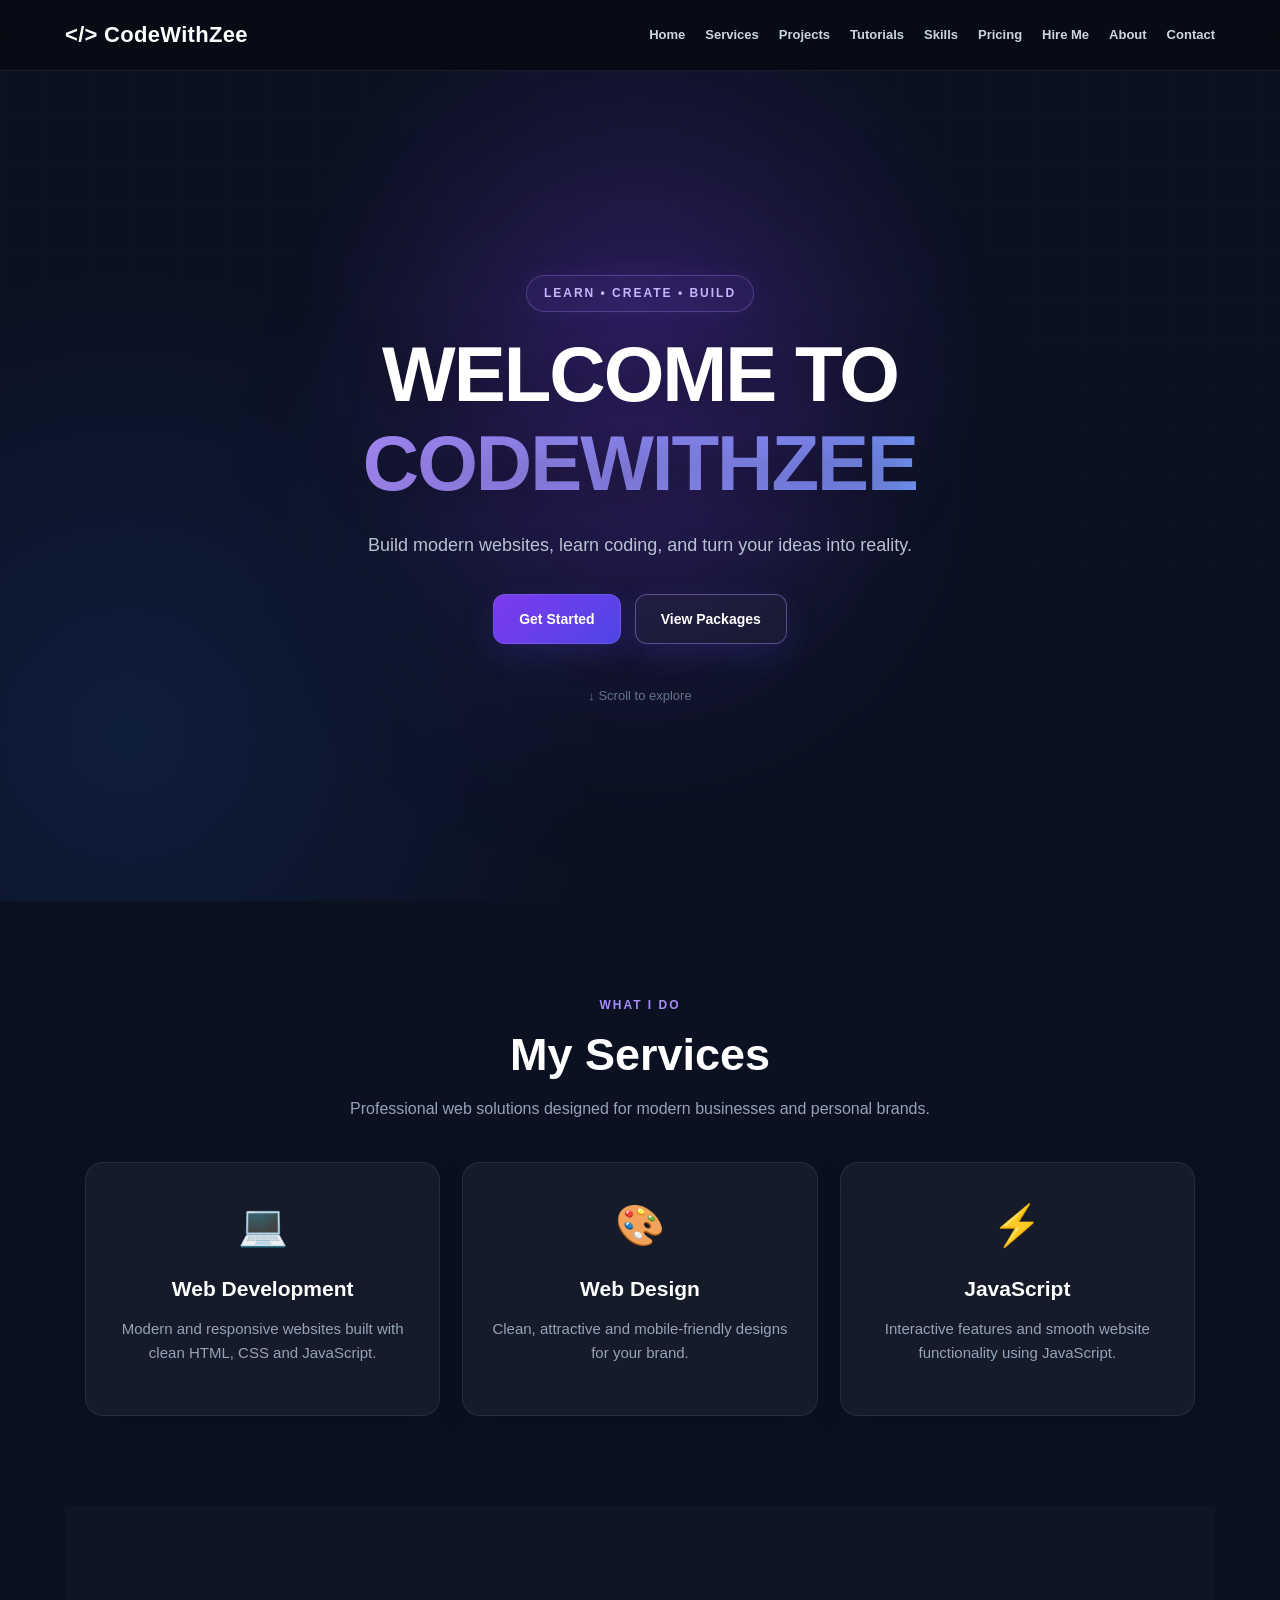
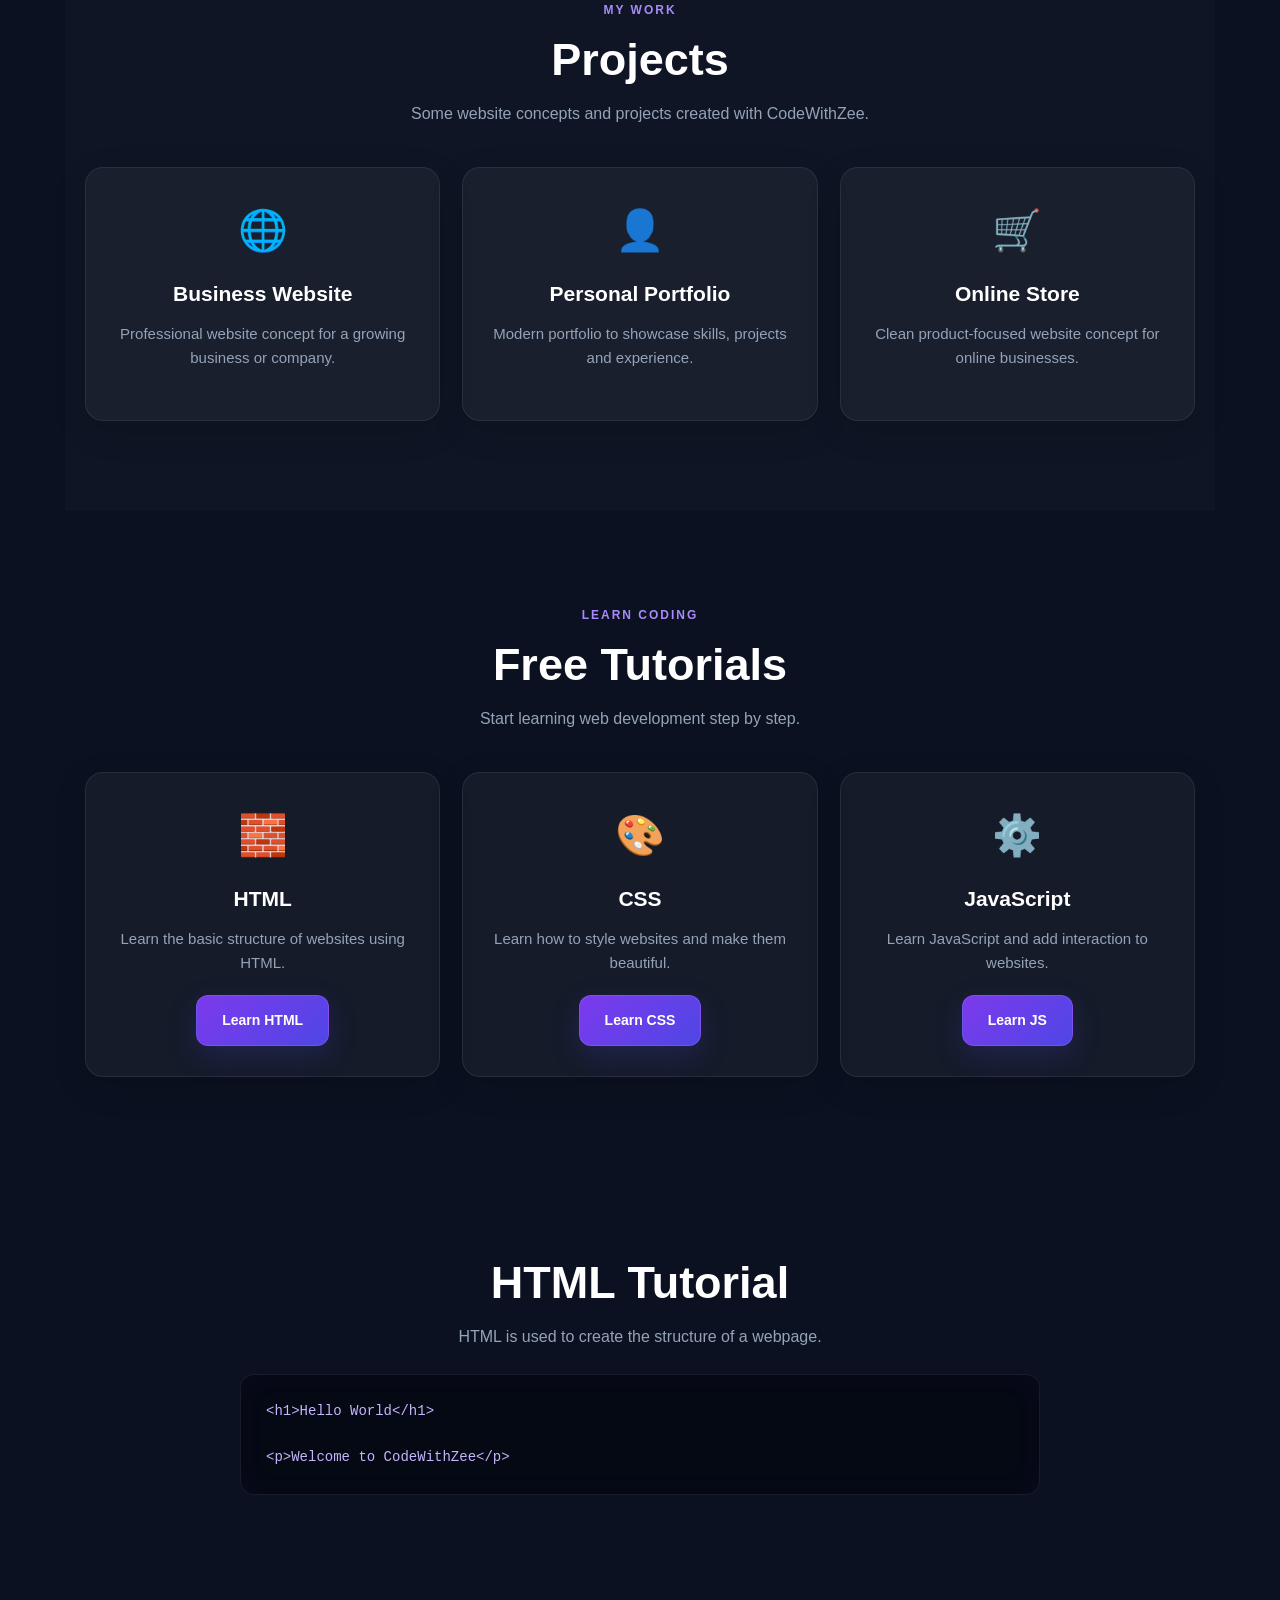
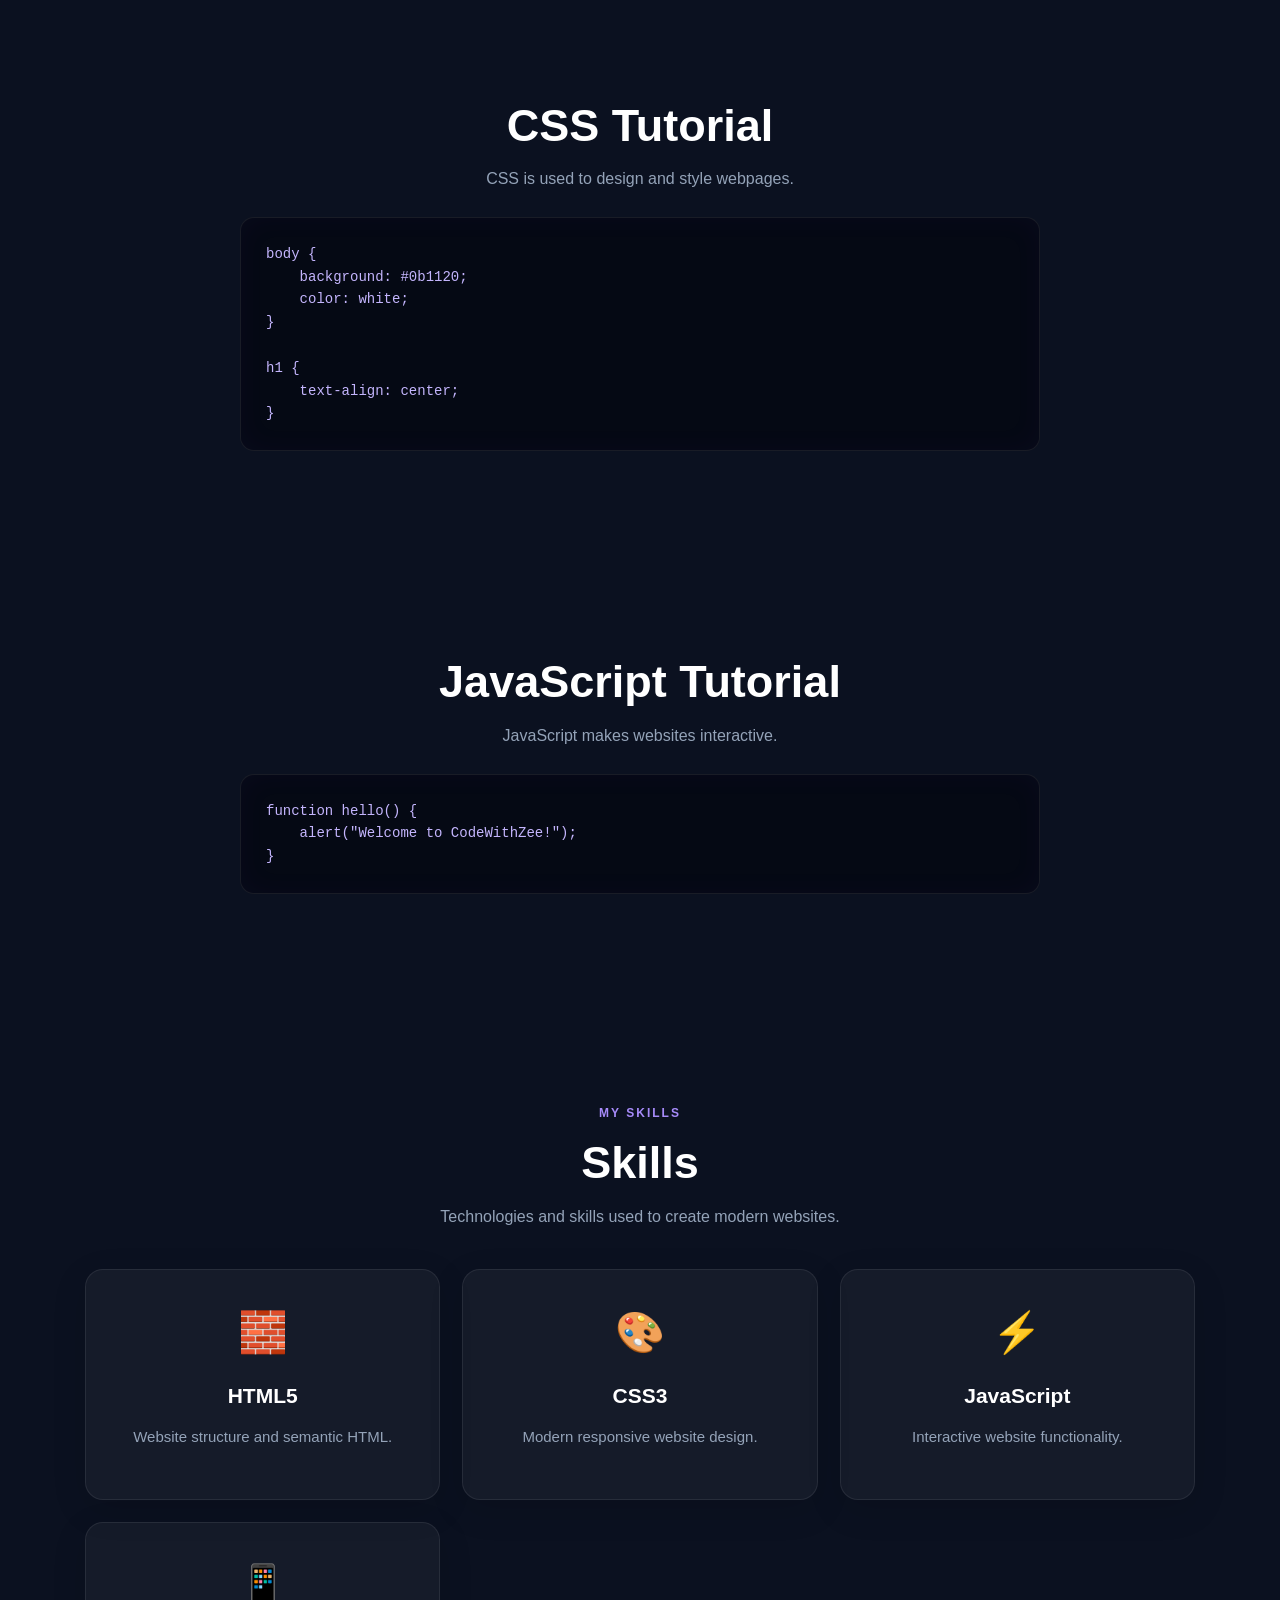
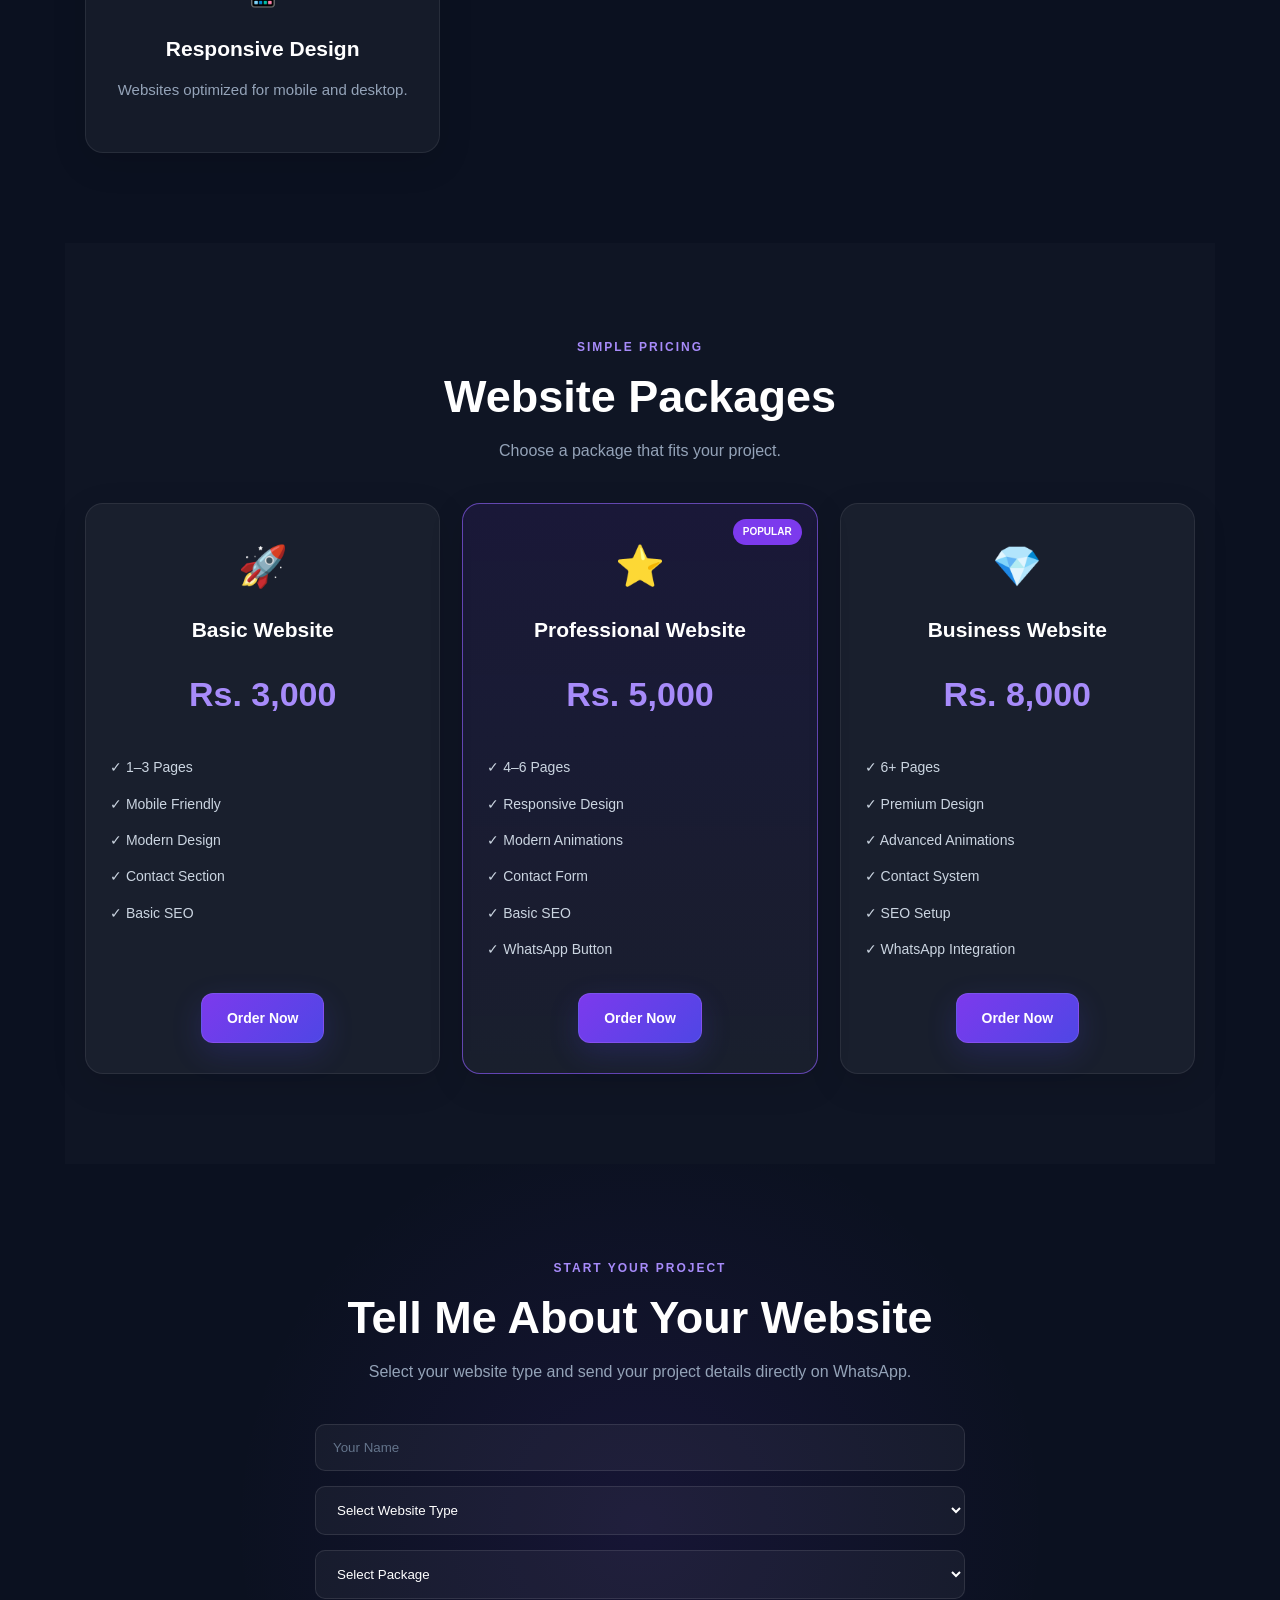
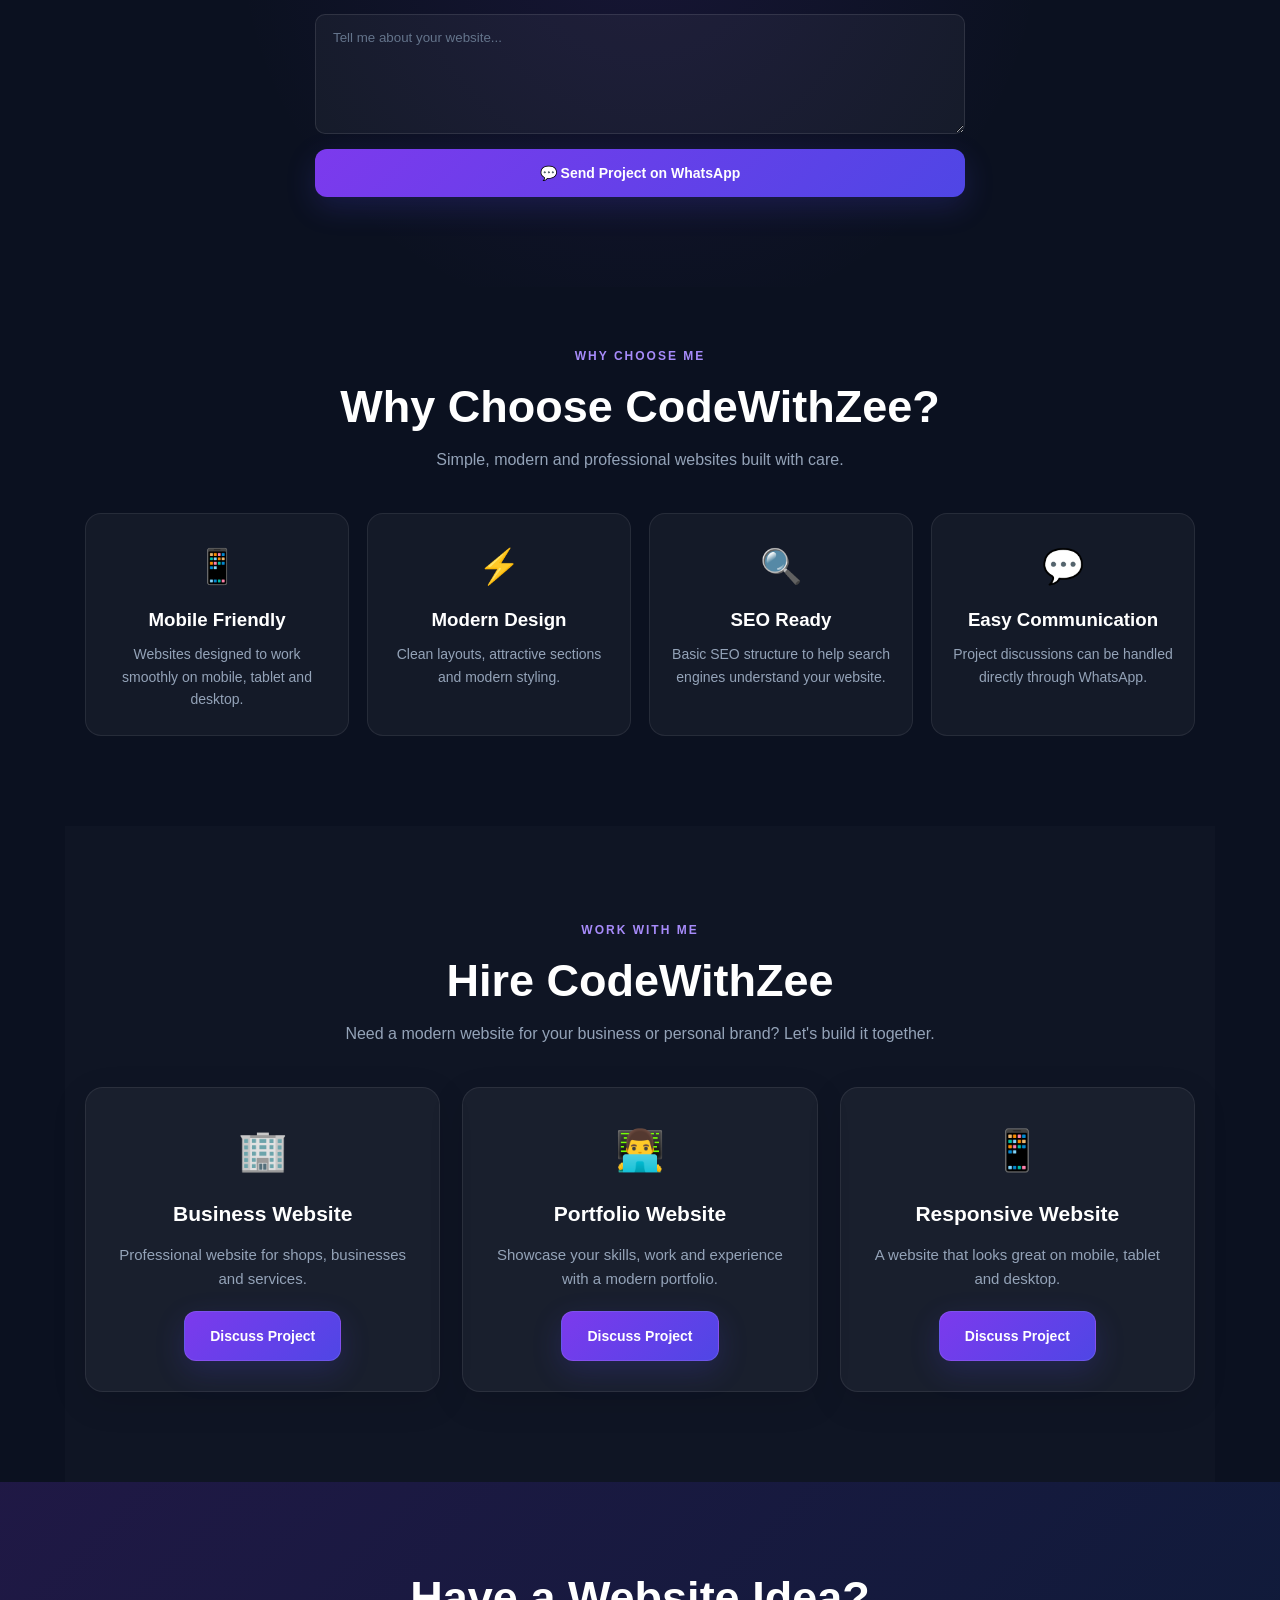
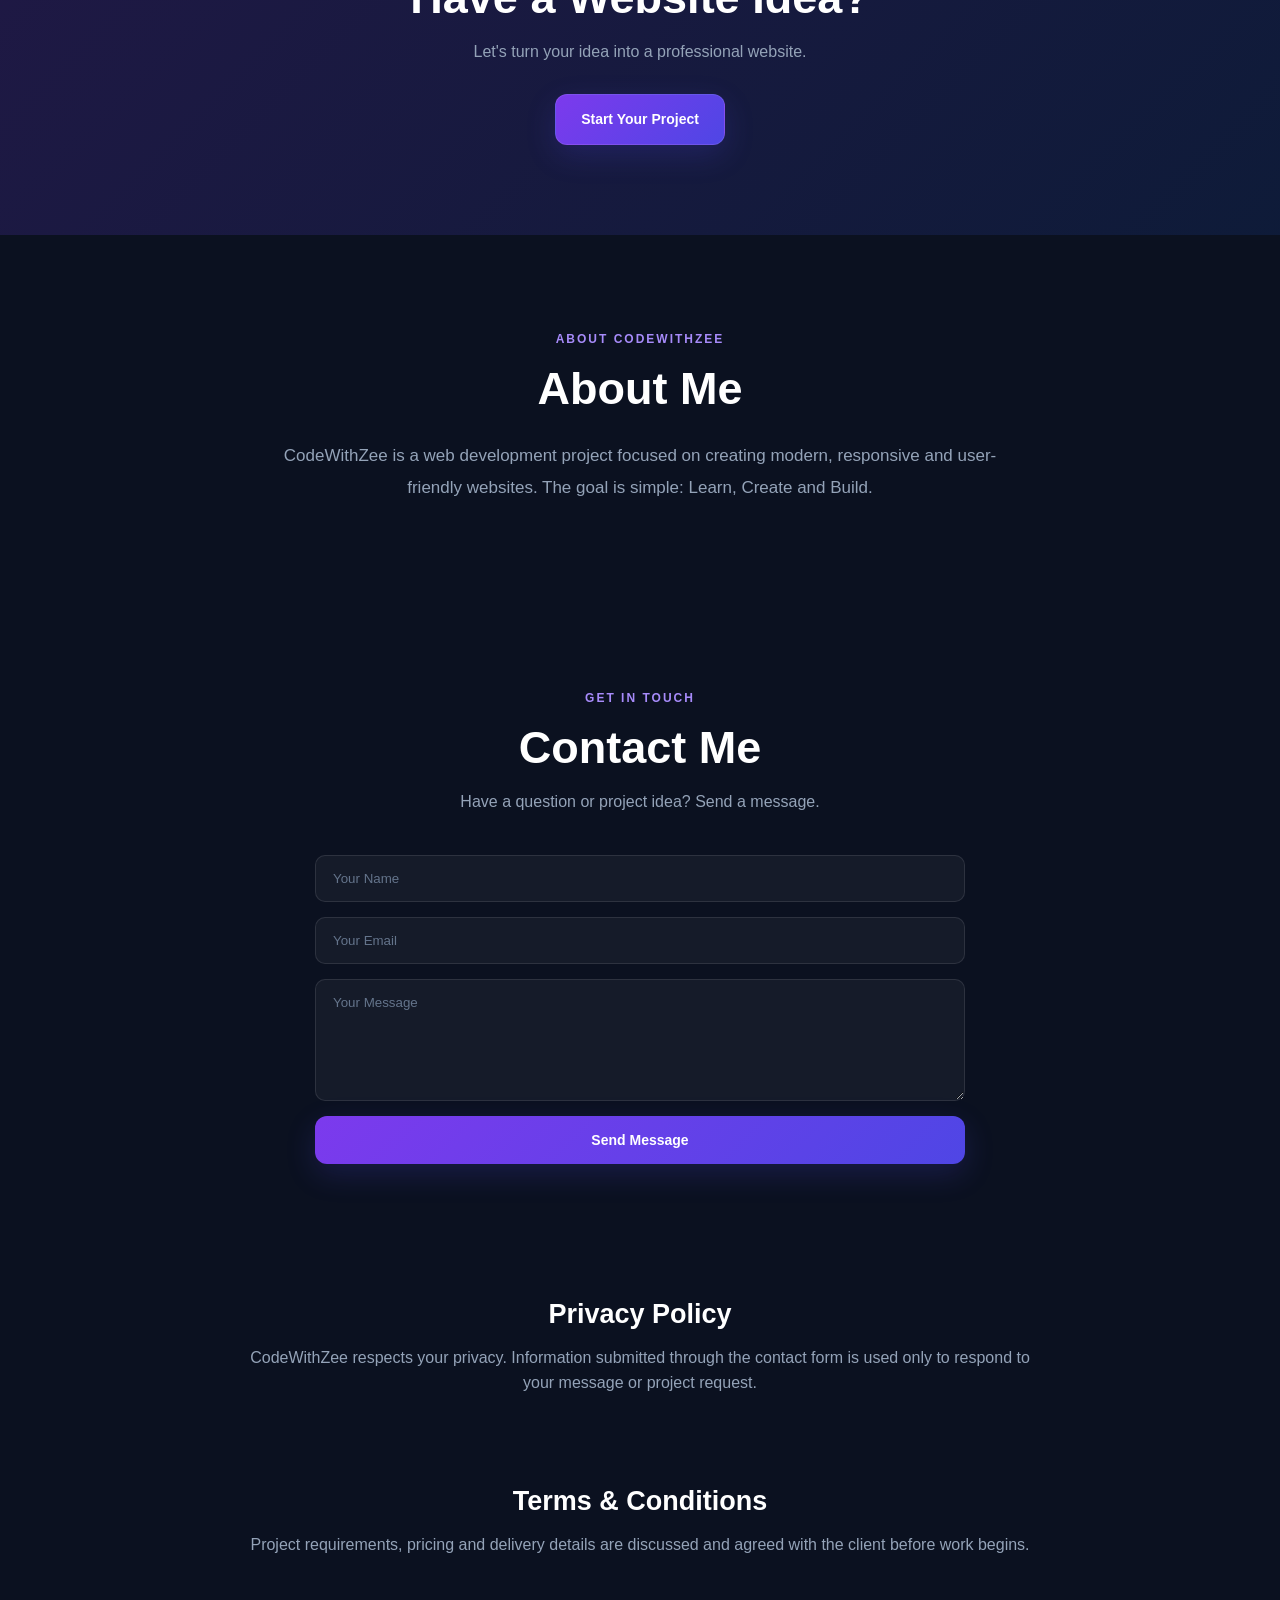
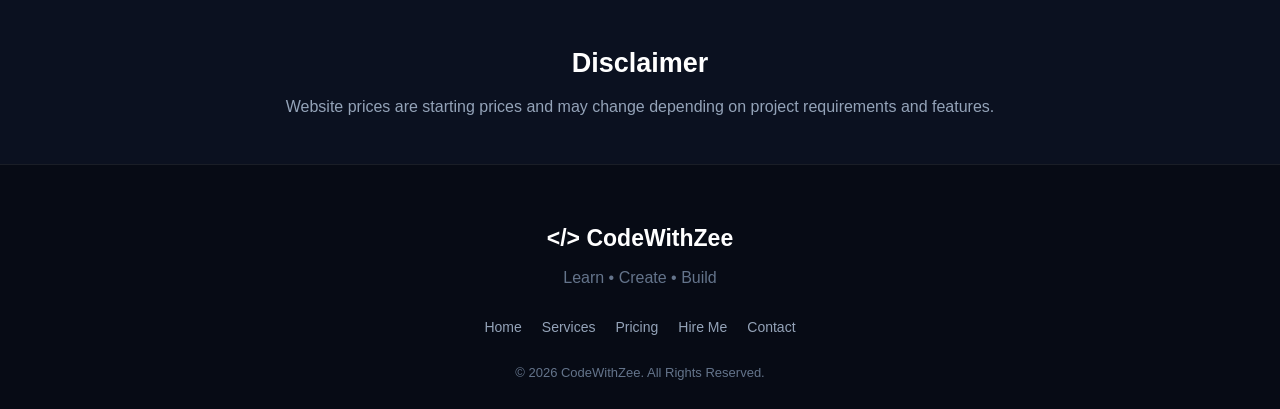
<file: index.html>
<!DOCTYPE html>
<html lang="en">

<head>
    <meta charset="UTF-8">
    <meta name="viewport" content="width=device-width, initial-scale=1.0">

    <meta name="google-site-verification"
        content="DafrLGyubxHYCzfOls7-y7Lkz924nJM7RMqvcfP1oYg">

    <title>CodeWithZee | Web Development & Website Design</title>

    <meta name="description"
        content="CodeWithZee creates modern, responsive and professional websites for businesses, portfolios and personal brands.">

    <meta name="keywords"
        content="CodeWithZee, web development, website design, responsive website, business website, portfolio website">

    <meta name="author" content="CodeWithZee">
    <meta name="robots" content="index, follow">

    <link rel="canonical"
        href="https://zubairahmad9477-art.github.io/Codex.Zee/">

    <meta property="og:title"
        content="CodeWithZee | Web Development & Website Design">

    <meta property="og:description"
        content="Modern and responsive websites for businesses, portfolios and personal brands.">

    <meta property="og:type" content="website">

    <meta property="og:url"
        content="https://zubairahmad9477-art.github.io/Codex.Zee/">

    <link rel="icon" type="image/svg+xml" href="favicon.svg">

    <link rel="stylesheet" href="style.css">
</head>


<body>

    <!-- =========================
         NAVBAR
    ========================== -->

    <header class="navbar">

        <div class="nav-container">

            <a href="#home" class="logo">
                &lt;/&gt; CodeWithZee
            </a>

            <button
                class="menu-toggle"
                id="menuToggle"
                aria-label="Open Menu">
                ☰
            </button>

            <nav class="nav-links" id="navLinks">

                <a href="#home">Home</a>

                <a href="#services">Services</a>

                <a href="#projects">Projects</a>

                <a href="#tutorials">Tutorials</a>

                <a href="#skills">Skills</a>

                <a href="#pricing">Pricing</a>

                <a href="#hire">Hire Me</a>

                <a href="#about">About</a>

                <a href="#contact">Contact</a>

            </nav>

        </div>

    </header>


    <!-- =========================
         HERO
    ========================== -->

    <section class="hero" id="home">

        <span class="hero-tag">
            Learn • Create • Build
        </span>

        <h1>
            WELCOME TO
            <span>CODEWITHZEE</span>
        </h1>

        <p class="hero-description">
            Build modern websites, learn coding,
            and turn your ideas into reality.
        </p>

        <div class="hero-buttons">

            <a href="#services" class="hero-btn">
                Get Started
            </a>

            <a href="#pricing"
                class="hero-btn secondary-btn">
                View Packages
            </a>

        </div>

        <div class="scroll-indicator">
            ↓ Scroll to explore
        </div>

    </section>


    <!-- =========================
         SERVICES
    ========================== -->

    <section class="section" id="services">

        <span class="contact-tag">
            WHAT I DO
        </span>

        <h2>
            My Services
        </h2>

        <p class="section-intro">
            Professional web solutions designed
            for modern businesses and personal brands.
        </p>

        <div class="cards">

            <div class="card">

                <div class="card-icon">
                    💻
                </div>

                <h3>
                    Web Development
                </h3>

                <p>
                    Modern and responsive websites
                    built with clean HTML, CSS
                    and JavaScript.
                </p>

            </div>


            <div class="card">

                <div class="card-icon">
                    🎨
                </div>

                <h3>
                    Web Design
                </h3>

                <p>
                    Clean, attractive and
                    mobile-friendly designs
                    for your brand.
                </p>

            </div>


            <div class="card">

                <div class="card-icon">
                    ⚡
                </div>

                <h3>
                    JavaScript
                </h3>

                <p>
                    Interactive features and
                    smooth website functionality
                    using JavaScript.
                </p>

            </div>

        </div>

    </section>


    <!-- =========================
         PROJECTS
    ========================== -->

    <section class="section projects-section"
        id="projects">

        <span class="contact-tag">
            MY WORK
        </span>

        <h2>
            Projects
        </h2>

        <p class="section-intro">
            Some website concepts and projects
            created with CodeWithZee.
        </p>

        <div class="cards">

            <div class="card project-card">

                <div class="project-icon">
                    🌐
                </div>

                <h3>
                    Business Website
                </h3>

                <p>
                    Professional website concept
                    for a growing business or company.
                </p>

            </div>


            <div class="card project-card">

                <div class="project-icon">
                    👤
                </div>

                <h3>
                    Personal Portfolio
                </h3>

                <p>
                    Modern portfolio to showcase
                    skills, projects and experience.
                </p>

            </div>


            <div class="card project-card">

                <div class="project-icon">
                    🛒
                </div>

                <h3>
                    Online Store
                </h3>

                <p>
                    Clean product-focused website
                    concept for online businesses.
                </p>

            </div>

        </div>

    </section>


    <!-- =========================
         TUTORIALS
    ========================== -->

    <section class="section"
        id="tutorials">

        <span class="contact-tag">
            LEARN CODING
        </span>

        <h2>
            Free Tutorials
        </h2>

        <p class="section-intro">
            Start learning web development
            step by step.
        </p>

        <div class="cards">

            <div class="card">

                <div class="card-icon">
                    🧱
                </div>

                <h3>
                    HTML
                </h3>

                <p>
                    Learn the basic structure
                    of websites using HTML.
                </p>

                <a href="#html-tutorial"
                    class="hero-btn">
                    Learn HTML
                </a>

            </div>


            <div class="card">

                <div class="card-icon">
                    🎨
                </div>

                <h3>
                    CSS
                </h3>

                <p>
                    Learn how to style websites
                    and make them beautiful.
                </p>

                <a href="#css-tutorial"
                    class="hero-btn">
                    Learn CSS
                </a>

            </div>


            <div class="card">

                <div class="card-icon">
                    ⚙️
                </div>

                <h3>
                    JavaScript
                </h3>

                <p>
                    Learn JavaScript and add
                    interaction to websites.
                </p>

                <a href="#js-tutorial"
                    class="hero-btn">
                    Learn JS
                </a>

            </div>

        </div>

    </section>


    <!-- =========================
         HTML TUTORIAL
    ========================== -->

    <section class="section tutorial-section"
        id="html-tutorial">

        <h2>
            HTML Tutorial
        </h2>

        <p>
            HTML is used to create the
            structure of a webpage.
        </p>

        <pre><code>&lt;h1&gt;Hello World&lt;/h1&gt;

&lt;p&gt;Welcome to CodeWithZee&lt;/p&gt;</code></pre>

    </section>


    <!-- =========================
         CSS TUTORIAL
    ========================== -->

    <section class="section tutorial-section"
        id="css-tutorial">

        <h2>
            CSS Tutorial
        </h2>

        <p>
            CSS is used to design and
            style webpages.
        </p>

        <pre><code>body {
    background: #0b1120;
    color: white;
}

h1 {
    text-align: center;
}</code></pre>

    </section>


    <!-- =========================
         JAVASCRIPT TUTORIAL
    ========================== -->

    <section class="section tutorial-section"
        id="js-tutorial">

        <h2>
            JavaScript Tutorial
        </h2>

        <p>
            JavaScript makes websites
            interactive.
        </p>

        <pre><code>function hello() {
    alert("Welcome to CodeWithZee!");
}</code></pre>

    </section>


    <!-- =========================
         SKILLS
    ========================== -->

    <section class="section"
        id="skills">

        <span class="contact-tag">
            MY SKILLS
        </span>

        <h2>
            Skills
        </h2>

        <p class="section-intro">
            Technologies and skills used
            to create modern websites.
        </p>

        <div class="cards">

            <div class="card">

                <div class="card-icon">
                    🧱
                </div>

                <h3>
                    HTML5
                </h3>

                <p>
                    Website structure and
                    semantic HTML.
                </p>

            </div>


            <div class="card">

                <div class="card-icon">
                    🎨
                </div>

                <h3>
                    CSS3
                </h3>

                <p>
                    Modern responsive
                    website design.
                </p>

            </div>


            <div class="card">

                <div class="card-icon">
                    ⚡
                </div>

                <h3>
                    JavaScript
                </h3>

                <p>
                    Interactive website
                    functionality.
                </p>

            </div>


            <div class="card">

                <div class="card-icon">
                    📱
                </div>

                <h3>
                    Responsive Design
                </h3>

                <p>
                    Websites optimized for
                    mobile and desktop.
                </p>

            </div>

        </div>

    </section>


    <!-- =========================
         PRICING
    ========================== -->

    <section class="section pricing-section"
        id="pricing">

        <span class="contact-tag">
            SIMPLE PRICING
        </span>

        <h2>
            Website Packages
        </h2>

        <p class="section-intro">
            Choose a package that fits
            your project.
        </p>

        <div class="cards">

            <!-- BASIC -->

            <div class="card pricing-card">

                <div class="card-icon">
                    🚀
                </div>

                <h3>
                    Basic Website
                </h3>

                <div class="price">
                    Rs. 3,000
                </div>

                <ul>

                    <li>
                        ✓ 1–3 Pages
                    </li>

                    <li>
                        ✓ Mobile Friendly
                    </li>

                    <li>
                        ✓ Modern Design
                    </li>

                    <li>
                        ✓ Contact Section
                    </li>

                    <li>
                        ✓ Basic SEO
                    </li>

                </ul>

                <a
                    class="hero-btn"
                    href="https://wa.me/923018339477?text=Hello%20CodeWithZee%2C%20I%20want%20the%20Basic%20Website%20package.">

                    Order Now

                </a>

            </div>


            <!-- PROFESSIONAL -->

            <div class="card pricing-card featured">

                <span class="popular">
                    POPULAR
                </span>

                <div class="card-icon">
                    ⭐
                </div>

                <h3>
                    Professional Website
                </h3>

                <div class="price">
                    Rs. 5,000
                </div>

                <ul>

                    <li>
                        ✓ 4–6 Pages
                    </li>

                    <li>
                        ✓ Responsive Design
                    </li>

                    <li>
                        ✓ Modern Animations
                    </li>

                    <li>
                        ✓ Contact Form
                    </li>

                    <li>
                        ✓ Basic SEO
                    </li>

                    <li>
                        ✓ WhatsApp Button
                    </li>

                </ul>

                <a
                    class="hero-btn"
                    href="https://wa.me/923018339477?text=Hello%20CodeWithZee%2C%20I%20want%20the%20Professional%20Website%20package.">

                    Order Now

                </a>

            </div>


            <!-- BUSINESS -->

            <div class="card pricing-card">

                <div class="card-icon">
                    💎
                </div>

                <h3>
                    Business Website
                </h3>

                <div class="price">
                    Rs. 8,000
                </div>

                <ul>

                    <li>
                        ✓ 6+ Pages
                    </li>

                    <li>
                        ✓ Premium Design
                    </li>

                    <li>
                        ✓ Advanced Animations
                    </li>

                    <li>
                        ✓ Contact System
                    </li>

                    <li>
                        ✓ SEO Setup
                    </li>

                    <li>
                        ✓ WhatsApp Integration
                    </li>

                </ul>

                <a
                    class="hero-btn"
                    href="https://wa.me/923018339477?text=Hello%20CodeWithZee%2C%20I%20want%20the%20Business%20Website%20package.">

                    Order Now

                </a>

            </div>

        </div>

    </section>


    <!-- =========================
         ORDER SYSTEM
    ========================== -->

    <section class="section order-section"
        id="order">

        <span class="contact-tag">
            START YOUR PROJECT
        </span>

        <h2>
            Tell Me About Your Website
        </h2>

        <p class="section-intro">
            Select your website type and
            send your project details directly
            on WhatsApp.
        </p>

        <form
            id="projectForm"
            class="project-form">

            <input
                type="text"
                id="clientName"
                placeholder="Your Name"
                required>


            <select
                id="websiteType"
                required>

                <option value="">
                    Select Website Type
                </option>

                <option value="Business Website">
                    Business Website
                </option>

                <option value="Portfolio Website">
                    Portfolio Website
                </option>

                <option value="Personal Website">
                    Personal Website
                </option>

                <option value="Online Store">
                    Online Store
                </option>

                <option value="Other Website">
                    Other Website
                </option>

            </select>


            <select
                id="budget"
                required>

                <option value="">
                    Select Package
                </option>

                <option value="Basic - Rs. 3,000">
                    Basic - Rs. 3,000
                </option>

                <option value="Professional - Rs. 5,000">
                    Professional - Rs. 5,000
                </option>

                <option value="Business - Rs. 8,000">
                    Business - Rs. 8,000
                </option>

            </select>


            <textarea
                id="projectDetails"
                rows="5"
                placeholder="Tell me about your website..."
                required></textarea>


            <button
                type="submit"
                class="hero-btn">

                💬 Send Project on WhatsApp

            </button>

        </form>

    </section>


    <!-- =========================
         WHY CHOOSE CODEWITHZEE
    ========================== -->

    <section class="section why-section"
        id="why">

        <span class="contact-tag">
            WHY CHOOSE ME
        </span>

        <h2>
            Why Choose CodeWithZee?
        </h2>

        <p class="section-intro">
            Simple, modern and professional
            websites built with care.
        </p>

        <div class="why-grid">

            <div class="why-card">

                <div class="why-icon">
                    📱
                </div>

                <h3>
                    Mobile Friendly
                </h3>

                <p>
                    Websites designed to work
                    smoothly on mobile, tablet
                    and desktop.
                </p>

            </div>


            <div class="why-card">

                <div class="why-icon">
                    ⚡
                </div>

                <h3>
                    Modern Design
                </h3>

                <p>
                    Clean layouts, attractive
                    sections and modern styling.
                </p>

            </div>


            <div class="why-card">

                <div class="why-icon">
                    🔍
                </div>

                <h3>
                    SEO Ready
                </h3>

                <p>
                    Basic SEO structure to help
                    search engines understand
                    your website.
                </p>

            </div>


            <div class="why-card">

                <div class="why-icon">
                    💬
                </div>

                <h3>
                    Easy Communication
                </h3>

                <p>
                    Project discussions can be
                    handled directly through
                    WhatsApp.
                </p>

            </div>

        </div>

    </section>


    <!-- =========================
         HIRE ME
    ========================== -->

    <section class="section hire-section"
        id="hire">

        <span class="contact-tag">
            WORK WITH ME
        </span>

        <h2>
            Hire CodeWithZee
        </h2>

        <p class="section-intro">
            Need a modern website for your
            business or personal brand?
            Let's build it together.
        </p>

        <div class="cards">

            <div class="card">

                <div class="card-icon">
                    🏢
                </div>

                <h3>
                    Business Website
                </h3>

                <p>
                    Professional website for
                    shops, businesses and services.
                </p>

                <a
                    class="hero-btn"
                    href="https://wa.me/923018339477?text=Hello%20CodeWithZee%2C%20I%20need%20a%20Business%20Website.">

                    Discuss Project

                </a>

            </div>


            <div class="card">

                <div class="card-icon">
                    👨‍💻
                </div>

                <h3>
                    Portfolio Website
                </h3>

                <p>
                    Showcase your skills, work
                    and experience with a modern
                    portfolio.
                </p>

                <a
                    class="hero-btn"
                    href="https://wa.me/923018339477?text=Hello%20CodeWithZee%2C%20I%20need%20a%20Portfolio%20Website.">

                    Discuss Project

                </a>

            </div>


            <div class="card">

                <div class="card-icon">
                    📱
                </div>

                <h3>
                    Responsive Website
                </h3>

                <p>
                    A website that looks great
                    on mobile, tablet and desktop.
                </p>

                <a
                    class="hero-btn"
                    href="https://wa.me/923018339477?text=Hello%20CodeWithZee%2C%20I%20need%20a%20Responsive%20Website.">

                    Discuss Project

                </a>

            </div>

        </div>

    </section>


    <!-- =========================
         CTA
    ========================== -->

    <section class="cta-section">

        <h2>
            Have a Website Idea?
        </h2>

        <p>
            Let's turn your idea into
            a professional website.
        </p>

        <a
            href="#order"
            class="hero-btn">

            Start Your Project

        </a>

    </section>


    <!-- =========================
         ABOUT
    ========================== -->

    <section class="section"
        id="about">

        <span class="contact-tag">
            ABOUT CODEWITHZEE
        </span>

        <h2>
            About Me
        </h2>

        <p class="about-text">
            CodeWithZee is a web development
            project focused on creating modern,
            responsive and user-friendly websites.

            The goal is simple:
            Learn, Create and Build.
        </p>

    </section>


    <!-- =========================
         CONTACT
    ========================== -->

    <section class="section contact-section"
        id="contact">

        <span class="contact-tag">
            GET IN TOUCH
        </span>

        <h2>
            Contact Me
        </h2>

        <p class="section-intro">
            Have a question or project idea?
            Send a message.
        </p>

        <form
            action="https://formspree.io/f/xoeqkjyp"
            method="POST"
            class="contact-form">

            <input
                type="text"
                name="name"
                placeholder="Your Name"
                required>


            <input
                type="email"
                name="email"
                placeholder="Your Email"
                required>


            <textarea
                name="message"
                rows="6"
                placeholder="Your Message"
                required></textarea>


            <button
                type="submit"
                class="hero-btn">

                Send Message

            </button>

        </form>

    </section>


    <!-- =========================
         PRIVACY POLICY
    ========================== -->

    <section class="section legal-section">

        <h2>
            Privacy Policy
        </h2>

        <p>
            CodeWithZee respects your privacy.
            Information submitted through the
            contact form is used only to respond
            to your message or project request.
        </p>

    </section>


    <!-- =========================
         TERMS
    ========================== -->

    <section class="section legal-section">

        <h2>
            Terms & Conditions
        </h2>

        <p>
            Project requirements, pricing and
            delivery details are discussed and
            agreed with the client before work begins.
        </p>

    </section>


    <!-- =========================
         DISCLAIMER
    ========================== -->

    <section class="section legal-section">

        <h2>
            Disclaimer
        </h2>

        <p>
            Website prices are starting prices
            and may change depending on project
            requirements and features.
        </p>

    </section>


    <!-- =========================
         FOOTER
    ========================== -->

    <footer class="footer">

        <div class="footer-content">

            <div class="footer-logo">
                &lt;/&gt; CodeWithZee
            </div>

            <p>
                Learn • Create • Build
            </p>

            <div class="footer-links">

                <a href="#home">
                    Home
                </a>

                <a href="#services">
                    Services
                </a>

                <a href="#pricing">
                    Pricing
                </a>

                <a href="#hire">
                    Hire Me
                </a>

                <a href="#contact">
                    Contact
                </a>

            </div>

            <p class="copyright">
                © 2026 CodeWithZee.
                All Rights Reserved.
            </p>

        </div>

    </footer>


    <!-- =========================
         TOP BUTTON
    ========================== -->

    <button
        id="topButton"
        class="top-button"
        aria-label="Back to top">

        ↑

    </button>


    <!-- =========================
         JAVASCRIPT
    ========================== -->

    <script>

        /* MOBILE MENU */

        const menuToggle =
            document.getElementById("menuToggle");

        const navLinks =
            document.getElementById("navLinks");


        menuToggle.addEventListener(
            "click",
            function () {

                navLinks.classList.toggle("active");

            }
        );


        /* CLOSE MENU AFTER CLICK */

        document
            .querySelectorAll(".nav-links a")
            .forEach(function (link) {

                link.addEventListener(
                    "click",
                    function () {

                        navLinks.classList.remove("active");

                    }
                );

            });


        /* BACK TO TOP */

        const topButton =
            document.getElementById("topButton");


        window.addEventListener(
            "scroll",
            function () {

                if (window.scrollY > 400) {

                    topButton.classList.add("show");

                } else {

                    topButton.classList.remove("show");

                }

            }
        );


        topButton.addEventListener(
            "click",
            function () {

                window.scrollTo({
                    top: 0,
                    behavior: "smooth"
                });

            }
        );


        /* PROJECT ORDER FORM */

        const projectForm =
            document.getElementById("projectForm");


        projectForm.addEventListener(
            "submit",
            function (event) {

                event.preventDefault();


                const name =
                    document.getElementById(
                        "clientName"
                    ).value;


                const website =
                    document.getElementById(
                        "websiteType"
                    ).value;


                const packageName =
                    document.getElementById(
                        "budget"
                    ).value;


                const details =
                    document.getElementById(
                        "projectDetails"
                    ).value;


                const message =
                    "Hello CodeWithZee!" +
                    "\n\n" +
                    "Name: " +
                    name +
                    "\n" +
                    "Website Type: " +
                    website +
                    "\n" +
                    "Package: " +
                    packageName +
                    "\n" +
                    "Project Details: " +
                    details;


                const whatsappURL =
                    "https://wa.me/923018339477?text=" +
                    encodeURIComponent(message);


                window.open(
                    whatsappURL,
                    "_blank"
                );

            }
        );

    </script>

</body>

</html>
</file>
<file: style.css>
/* =========================
   CODEWITHZEE - FINAL STYLE
   ========================= */

* {
    margin: 0;
    padding: 0;
    box-sizing: border-box;
}

html {
    scroll-behavior: smooth;
    scroll-padding-top: 75px;
}

body {
    font-family: Arial, Helvetica, sans-serif;
    background: #0b1120;
    color: #ffffff;
    line-height: 1.6;
    overflow-x: hidden;
}

a {
    text-decoration: none;
    color: inherit;
}

button,
input,
textarea,
select {
    font-family: inherit;
}

::selection {
    background: #7c3aed;
    color: #ffffff;
}


/* =========================
   NAVBAR
   ========================= */

.navbar {
    position: sticky;
    top: 0;
    z-index: 1000;
    background: rgba(7, 11, 21, 0.94);
    backdrop-filter: blur(18px);
    -webkit-backdrop-filter: blur(18px);
    border-bottom: 1px solid rgba(255,255,255,0.08);
}

.nav-container {
    max-width: 1200px;
    min-height: 70px;
    margin: auto;
    padding: 0 25px;

    display: flex;
    align-items: center;
    justify-content: space-between;
}

.logo {
    font-size: 22px;
    font-weight: 800;
    letter-spacing: 0.3px;
    color: #ffffff;
    white-space: nowrap;
}

.logo:hover {
    color: #a78bfa;
}

.nav-links {
    display: flex;
    align-items: center;
    gap: 20px;
}

.nav-links a {
    position: relative;
    color: #cbd5e1;
    font-size: 13px;
    font-weight: 600;
    padding: 8px 0;
    transition: 0.3s ease;
}

.nav-links a:hover {
    color: #a78bfa;
}

.nav-links a::after {
    content: "";
    position: absolute;
    left: 0;
    bottom: 0;
    width: 0;
    height: 2px;
    border-radius: 10px;
    background: #8b5cf6;
    transition: 0.3s ease;
}

.nav-links a:hover::after {
    width: 100%;
}

.menu-toggle {
    display: none;
    border: 0;
    background: transparent;
    color: #ffffff;
    font-size: 28px;
    cursor: pointer;
}


/* =========================
   HERO
   ========================= */

.hero {
    min-height: calc(100vh - 70px);
    padding: 80px 20px 70px;

    position: relative;
    overflow: hidden;
    isolation: isolate;

    display: flex;
    flex-direction: column;
    align-items: center;
    justify-content: center;

    text-align: center;

    background:
        radial-gradient(
            circle at 50% 30%,
            rgba(124,58,237,0.22),
            transparent 40%
        ),
        radial-gradient(
            circle at 10% 80%,
            rgba(37,99,235,0.14),
            transparent 35%
        ),
        #0b1120;
}

.hero::before {
    content: "";
    position: absolute;

    width: 430px;
    height: 430px;

    left: 50%;
    top: 48%;

    transform: translate(-50%, -50%);

    border-radius: 50%;

    background: rgba(124,58,237,0.14);

    filter: blur(100px);

    z-index: -1;
}

.hero::after {
    content: "";
    position: absolute;
    inset: 0;

    opacity: 0.08;

    background-image:
        linear-gradient(
            rgba(255,255,255,0.08) 1px,
            transparent 1px
        ),
        linear-gradient(
            90deg,
            rgba(255,255,255,0.08) 1px,
            transparent 1px
        );

    background-size: 45px 45px;

    mask-image: linear-gradient(
        to bottom,
        black,
        transparent 90%
    );

    z-index: -2;
}

.hero-tag {
    display: inline-block;

    padding: 8px 17px;
    margin-bottom: 22px;

    border-radius: 50px;

    color: #c4b5fd;

    font-size: 12px;
    font-weight: 800;

    letter-spacing: 2px;
    text-transform: uppercase;

    background: rgba(139,92,246,0.08);

    border: 1px solid rgba(167,139,250,0.30);

    box-shadow:
        0 0 25px rgba(139,92,246,0.08);
}

.hero h1 {
    max-width: 950px;

    margin-bottom: 25px;

    font-size: clamp(40px, 8vw, 78px);

    line-height: 1.04;

    font-weight: 900;

    letter-spacing: -2px;

    text-shadow:
        0 10px 40px rgba(0,0,0,0.35);

    animation: heroIn 0.8s ease both;
}

.hero h1 span {
    display: block;

    margin-top: 8px;

    background:
        linear-gradient(
            90deg,
            #a78bfa,
            #818cf8,
            #38bdf8,
            #a78bfa
        );

    background-size: 250% auto;

    -webkit-background-clip: text;
    background-clip: text;

    -webkit-text-fill-color: transparent;

    animation: gradientMove 5s linear infinite;
}

.hero-description {
    max-width: 650px;

    margin-bottom: 32px;

    color: #b8c1d1;

    font-size: 18px;

    line-height: 1.8;
}

.hero-buttons {
    display: flex;

    align-items: center;
    justify-content: center;

    gap: 14px;

    flex-wrap: wrap;
}

.hero-btn {
    display: inline-flex;

    align-items: center;
    justify-content: center;

    min-height: 48px;

    padding: 13px 25px;

    border-radius: 12px;

    background:
        linear-gradient(
            135deg,
            #7c3aed,
            #4f46e5
        );

    color: #ffffff;

    font-size: 14px;
    font-weight: 800;

    border: 1px solid rgba(255,255,255,0.10);

    box-shadow:
        0 10px 30px rgba(79,70,229,0.20);

    transition: 0.3s ease;

    cursor: pointer;
}

.hero-btn:hover {
    transform: translateY(-4px);

    box-shadow:
        0 16px 38px rgba(99,102,241,0.32);
}

.secondary-btn {
    background: rgba(255,255,255,0.035);

    border: 1px solid rgba(167,139,250,0.45);

    backdrop-filter: blur(10px);
}

.secondary-btn:hover {
    background: rgba(139,92,246,0.12);
}

.scroll-indicator {
    margin-top: 42px;

    color: #64748b;

    font-size: 13px;

    animation: floatDown 2s ease-in-out infinite;
}


/* =========================
   ANIMATIONS
   ========================= */

@keyframes gradientMove {
    0% {
        background-position: 0% center;
    }

    100% {
        background-position: 250% center;
    }
}

@keyframes heroIn {
    from {
        opacity: 0;
        transform: translateY(20px);
    }

    to {
        opacity: 1;
        transform: translateY(0);
    }
}

@keyframes floatDown {
    0%,
    100% {
        transform: translateY(0);
    }

    50% {
        transform: translateY(7px);
    }
}


/* =========================
   GENERAL SECTIONS
   ========================= */

.section {
    max-width: 1150px;

    margin: auto;

    padding: 90px 20px;

    text-align: center;
}

.section h2,
.cta-section h2 {
    margin-bottom: 15px;

    font-size: clamp(30px, 5vw, 45px);

    line-height: 1.15;
}

.contact-tag {
    display: inline-block;

    margin-bottom: 14px;

    color: #a78bfa;

    font-size: 12px;

    font-weight: 800;

    letter-spacing: 2px;

    text-transform: uppercase;
}

.section-intro {
    max-width: 650px;

    margin: 0 auto 40px;

    color: #94a3b8;

    font-size: 16px;
}


/* =========================
   CARDS
   ========================= */

.cards {
    display: grid;

    grid-template-columns: repeat(3, 1fr);

    gap: 22px;

    margin-top: 40px;
}

.card {
    position: relative;

    padding: 30px 24px;

    border-radius: 18px;

    background: rgba(255,255,255,0.045);

    border: 1px solid rgba(255,255,255,0.08);

    box-shadow:
        0 10px 35px rgba(0,0,0,0.12);

    transition: 0.35s ease;
}

.card:hover {
    transform: translateY(-7px);

    border-color: rgba(139,92,246,0.50);

    box-shadow:
        0 20px 45px rgba(0,0,0,0.25);
}

.card-icon,
.project-icon {
    margin-bottom: 15px;

    font-size: 40px;
}

.card h3 {
    margin-bottom: 12px;

    font-size: 21px;
}

.card p {
    margin-bottom: 20px;

    color: #94a3b8;

    font-size: 15px;
}


/* =========================
   PROJECTS
   ========================= */

.projects-section {
    background: rgba(255,255,255,0.015);
}

.project-card {
    min-height: 230px;
}


/* =========================
   TUTORIALS
   ========================= */

.tutorial-section {
    text-align: left;
}

.tutorial-section h2 {
    text-align: center;
}

.tutorial-section > p {
    max-width: 750px;

    margin: 0 auto 25px;

    color: #94a3b8;

    text-align: center;
}

pre {
    max-width: 800px;

    margin: 25px auto;

    padding: 25px;

    overflow-x: auto;

    border-radius: 14px;

    background: #050914;

    border: 1px solid rgba(255,255,255,0.08);

    box-shadow:
        inset 0 0 30px rgba(124,58,237,0.04);

    text-align: left;
}

code {
    color: #c4b5fd;

    font-family: monospace;

    font-size: 14px;
}


/* =========================
   PRICING
   ========================= */

.pricing-section {
    background: rgba(255,255,255,0.015);
}

.pricing-card {
    min-height: 500px;

    display: flex;

    flex-direction: column;

    align-items: center;
}

.pricing-card ul {
    width: 100%;

    margin: 20px 0 25px;

    list-style: none;

    text-align: left;
}

.pricing-card li {
    padding: 7px 0;

    color: #cbd5e1;

    font-size: 14px;
}

.price {
    margin: 8px 0;

    color: #a78bfa;

    font-size: 34px;

    font-weight: 900;
}

.pricing-card .hero-btn {
    margin-top: auto;
}

.featured {
    border-color: rgba(139,92,246,0.65);

    background:
        linear-gradient(
            180deg,
            rgba(124,58,237,0.10),
            rgba(255,255,255,0.045)
        );
}

.popular {
    position: absolute;

    top: 15px;
    right: 15px;

    padding: 5px 10px;

    border-radius: 20px;

    background: #7c3aed;

    color: #ffffff;

    font-size: 10px;

    font-weight: 800;
}


/* =========================
   ORDER FORM
   ========================= */

.order-section {
    background:
        radial-gradient(
            circle at center,
            rgba(124,58,237,0.10),
            transparent 60%
        );
}

.project-form,
.contact-form {
    max-width: 650px;

    margin: 35px auto 0;

    display: flex;

    flex-direction: column;

    gap: 15px;
}

.project-form input,
.project-form select,
.project-form textarea,
.contact-form input,
.contact-form textarea {
    width: 100%;

    padding: 15px 17px;

    border-radius: 10px;

    border: 1px solid rgba(255,255,255,0.10);

    background: rgba(255,255,255,0.045);

    color: #ffffff;

    outline: none;

    transition: 0.3s ease;
}

.project-form input:focus,
.project-form select:focus,
.project-form textarea:focus,
.contact-form input:focus,
.contact-form textarea:focus {
    border-color: #8b5cf6;

    box-shadow:
        0 0 0 3px rgba(139,92,246,0.10);
}

.project-form select {
    color: #ffffff;
}

.project-form select option {
    background: #0b1120;
    color: #ffffff;
}

.project-form textarea,
.contact-form textarea {
    resize: vertical;

    min-height: 120px;
}

.project-form input::placeholder,
.project-form textarea::placeholder,
.contact-form input::placeholder,
.contact-form textarea::placeholder {
    color: #64748b;
}

.project-form button,
.contact-form button {
    border: none;
}


/* =========================
   WHY CHOOSE
   ========================= */

.why-section {
    padding-top: 55px;
}

.why-grid {
    display: grid;

    grid-template-columns: repeat(4, 1fr);

    gap: 18px;

    margin-top: 40px;
}

.why-card {
    padding: 25px 18px;

    border-radius: 16px;

    background: rgba(255,255,255,0.04);

    border: 1px solid rgba(255,255,255,0.08);

    transition: 0.3s ease;
}

.why-card:hover {
    transform: translateY(-6px);

    border-color: rgba(139,92,246,0.50);
}

.why-icon {
    margin-bottom: 12px;

    font-size: 34px;
}

.why-card h3 {
    margin-bottom: 8px;
}

.why-card p {
    color: #94a3b8;

    font-size: 14px;
}


/* =========================
   HIRE ME
   ========================= */

.hire-section {
    background: rgba(255,255,255,0.015);
}

.hire-section .card {
    min-height: 300px;

    display: flex;

    flex-direction: column;

    align-items: center;
}

.hire-section .hero-btn {
    margin-top: auto;
}


/* =========================
   CTA
   ========================= */

.cta-section {
    padding: 90px 20px;

    text-align: center;

    background:
        linear-gradient(
            135deg,
            rgba(124,58,237,0.18),
            rgba(37,99,235,0.12)
        );
}

.cta-section p {
    margin-bottom: 30px;

    color: #94a3b8;
}


/* =========================
   ABOUT
   ========================= */

.about-text {
    max-width: 750px;

    margin: 25px auto 0;

    color: #94a3b8;

    font-size: 17px;

    line-height: 1.9;
}


/* =========================
   LEGAL
   ========================= */

.legal-section {
    padding-top: 45px;

    padding-bottom: 45px;
}

.legal-section h2 {
    font-size: 27px;
}

.legal-section p {
    max-width: 800px;

    margin: auto;

    color: #94a3b8;
}


/* =========================
   FOOTER
   ========================= */

.footer {
    padding: 55px 20px 25px;

    background: #070b15;

    border-top: 1px solid rgba(255,255,255,0.08);

    text-align: center;
}

.footer-logo {
    margin-bottom: 8px;

    font-size: 23px;

    font-weight: 800;
}

.footer p {
    color: #64748b;
}

.footer-links {
    display: flex;

    justify-content: center;

    flex-wrap: wrap;

    gap: 20px;

    margin: 25px 0;
}

.footer-links a {
    color: #94a3b8;

    font-size: 14px;

    transition: 0.3s ease;
}

.footer-links a:hover {
    color: #a78bfa;
}

.copyright {
    font-size: 13px;
}


/* =========================
   TOP BUTTON
   ========================= */

.top-button {
    position: fixed;

    right: 20px;

    bottom: 20px;

    width: 45px;

    height: 45px;

    border: none;

    border-radius: 50%;

    background: #7c3aed;

    color: #ffffff;

    font-size: 20px;

    cursor: pointer;

    opacity: 0;

    visibility: hidden;

    transition: 0.3s;

    z-index: 999;
}

.top-button.show {
    opacity: 1;

    visibility: visible;
}

.top-button:hover {
    transform: translateY(-3px);
}


/* =========================
   TABLET
   ========================= */

@media (max-width: 1000px) {

    .nav-links {
        gap: 14px;
    }

    .nav-links a {
        font-size: 12px;
    }

    .cards {
        grid-template-columns: repeat(2, 1fr);
    }

    .why-grid {
        grid-template-columns: repeat(2, 1fr);
    }
}


/* =========================
   MOBILE
   ========================= */

@media (max-width: 768px) {

    .nav-container {
        min-height: 65px;

        padding: 0 18px;
    }

    .menu-toggle {
        display: block;
    }

    .nav-links {
        position: absolute;

        top: 65px;

        left: 0;

        width: 100%;

        padding: 10px 18px 18px;

        display: none;

        flex-direction: column;

        align-items: stretch;

        gap: 0;

        background: rgba(7,11,21,0.98);

        border-bottom: 1px solid rgba(255,255,255,0.08);

        box-shadow:
            0 15px 30px rgba(0,0,0,0.25);
    }

    .nav-links.active {
        display: flex;
    }

    .nav-links a {
        padding: 13px 5px;

        font-size: 14px;

        border-bottom:
            1px solid rgba(255,255,255,0.06);
    }

    .hero {
        min-height: calc(100vh - 65px);

        padding: 60px 18px 50px;
    }

    .hero-tag {
        font-size: 10px;

        letter-spacing: 1.5px;
    }

    .hero h1 {
        font-size: clamp(34px, 11vw, 55px);

        letter-spacing: -1px;
    }

    .hero-description {
        font-size: 16px;

        line-height: 1.7;
    }

    .hero-buttons {
        width: 100%;

        flex-direction: column;
    }

    .hero-btn {
        width: 100%;

        max-width: 320px;

        padding: 14px 20px;
    }

    .section {
        padding: 65px 18px;
    }

    .cards {
        grid-template-columns: 1fr;

        gap: 18px;
    }

    .why-grid {
        grid-template-columns: 1fr;

        gap: 16px;
    }

    .pricing-card {
        min-height: auto;
    }

    .popular {
        top: 12px;
        right: 12px;
    }

    pre {
        padding: 18px;

        font-size: 13px;
    }

    code {
        font-size: 13px;
    }

    .footer {
        padding-left: 18px;
        padding-right: 18px;
    }
}


/* =========================
   SMALL PHONE
   ========================= */

@media (max-width: 400px) {

    .logo {
        font-size: 19px;
    }

    .hero {
        padding: 45px 15px;
    }

    .hero h1 {
        font-size: 32px;
    }

    .hero-description {
        font-size: 15px;
    }

    .section h2,
    .cta-section h2 {
        font-size: 28px;
    }

    .card {
        padding: 25px 18px;
    }

    .about-text {
        font-size: 15px;
    }

    .top-button {
        right: 15px;
        bottom: 15px;
    }
}


/* =========================
   REDUCED MOTION
   ========================= */

@media (prefers-reduced-motion: reduce) {

    html {
        scroll-behavior: auto;
    }

    *,
    *::before,
    *::after {
        animation: none !important;
        transition: none !important;
    }
}
</file>
